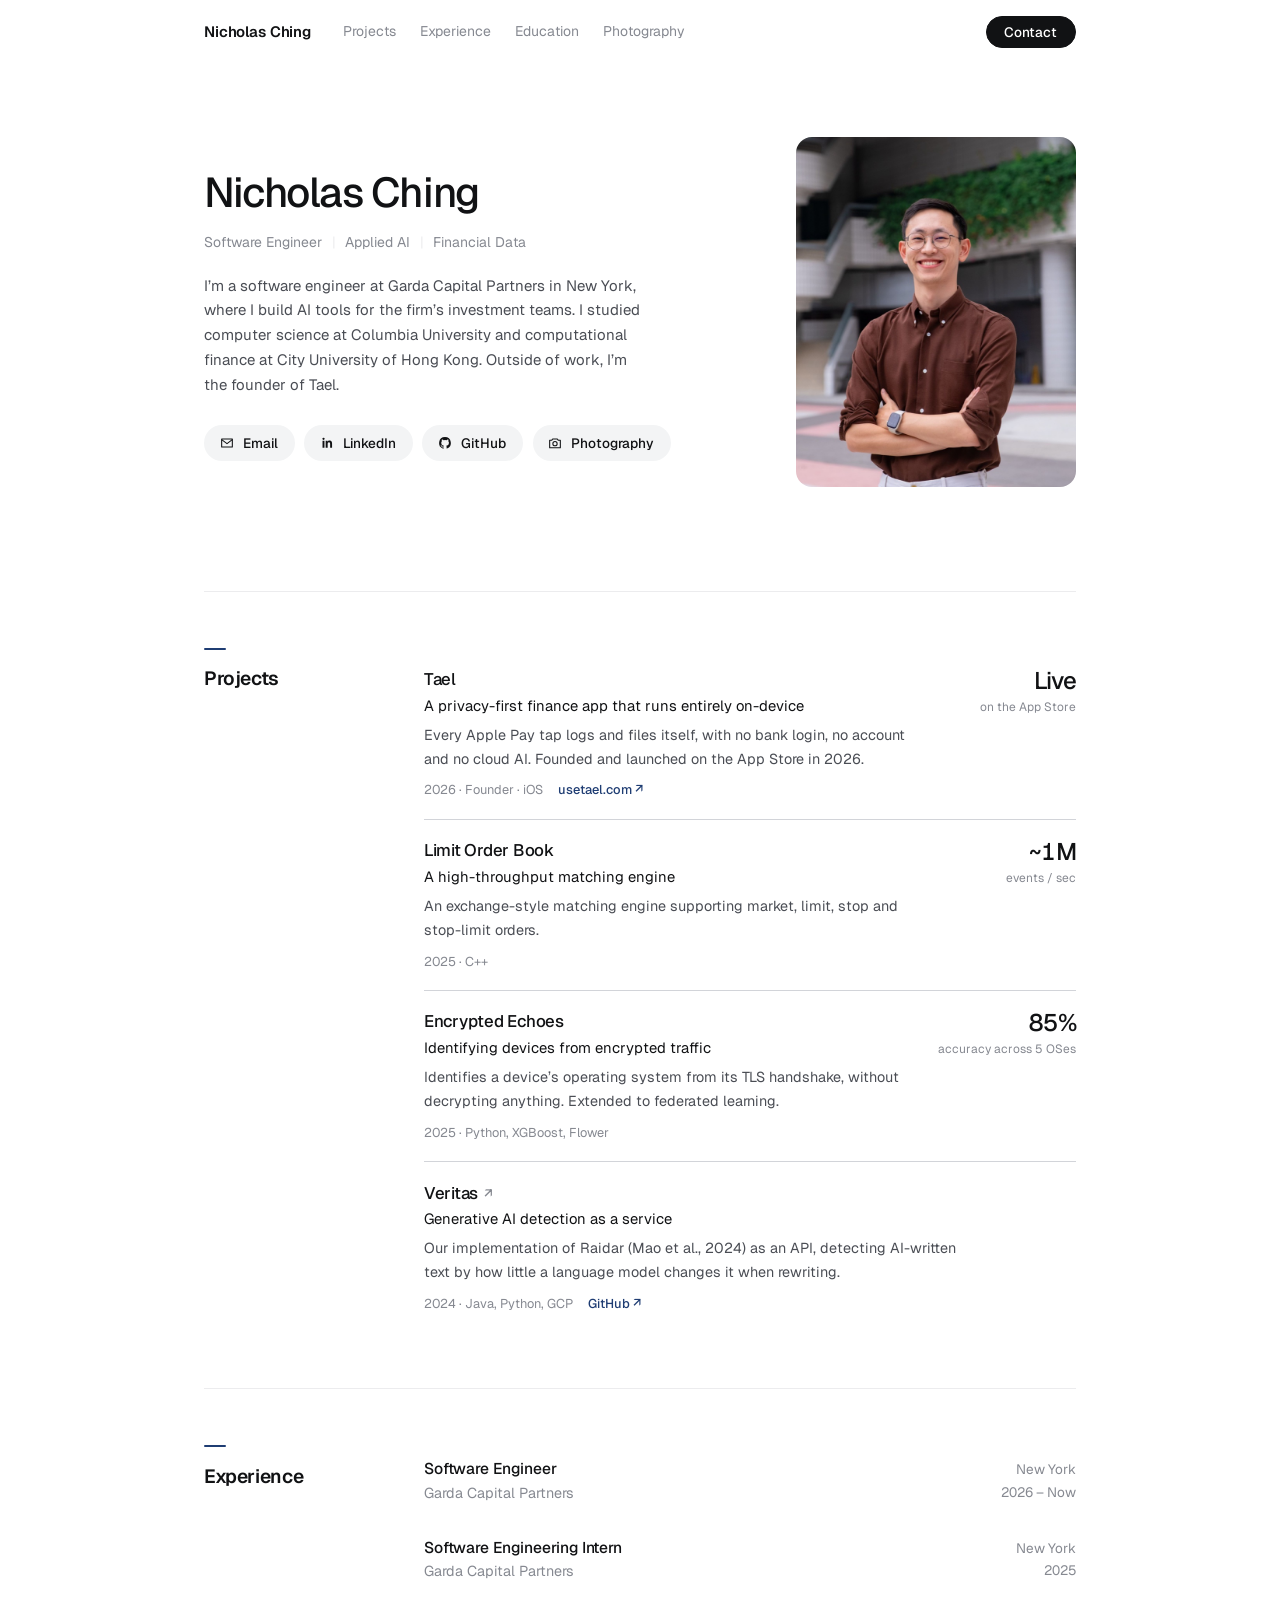
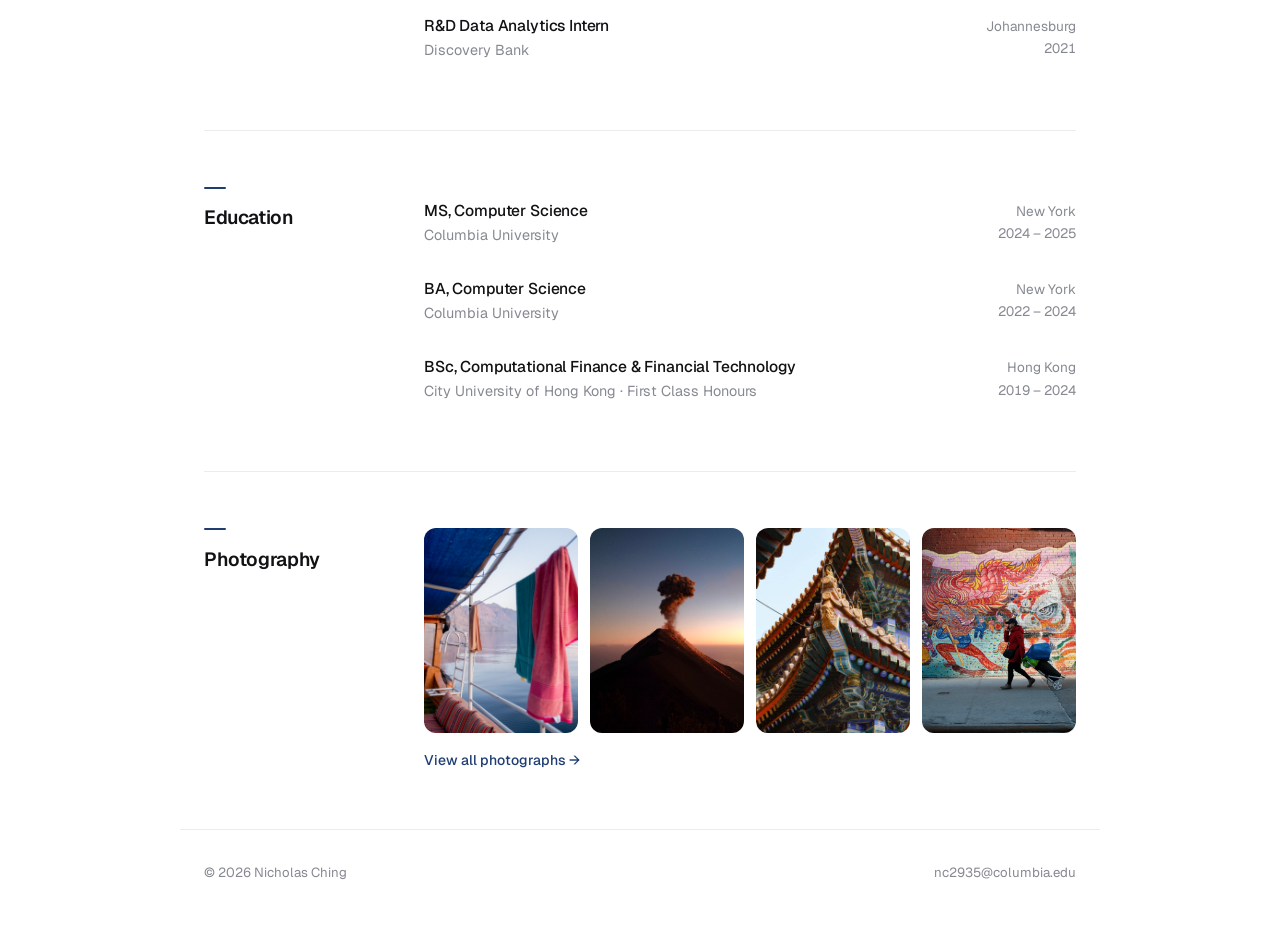
<file: index.html>
<!DOCTYPE html>
<html lang="en">
<head>
  <meta charset="UTF-8">
  <meta name="viewport" content="width=device-width, initial-scale=1.0, viewport-fit=cover">
  <title>Nicholas Ching</title>
  <meta name="description" content="Software engineer at Garda Capital Partners in New York, building AI tools for investment teams. Columbia CS; founder of Tael.">
  <link rel="canonical" href="https://nicholasching.dev/">
  <link rel="icon" href="/favicon.ico" sizes="any">
  <link rel="icon" href="/favicon.png" type="image/png">
  <link rel="apple-touch-icon" href="/apple-touch-icon.png">
  <link rel="manifest" href="/site.webmanifest">
  <meta name="theme-color" content="#ffffff">
  <meta property="og:type" content="website">
  <meta property="og:site_name" content="Nicholas Ching">
  <meta property="og:title" content="Nicholas Ching">
  <meta property="og:description" content="Software engineer at Garda Capital Partners in New York, building AI tools for investment teams. Columbia CS; founder of Tael.">
  <meta property="og:url" content="https://nicholasching.dev/">
  <meta property="og:image" content="https://nicholasching.dev/og-image.jpg">
  <meta property="og:image:width" content="1200">
  <meta property="og:image:height" content="630">
  <meta property="og:image:alt" content="Nicholas Ching, Software Engineer, Applied AI, Financial Data">
  <meta name="twitter:card" content="summary_large_image">
  <meta name="twitter:title" content="Nicholas Ching">
  <meta name="twitter:description" content="Software engineer at Garda Capital Partners in New York, building AI tools for investment teams. Columbia CS; founder of Tael.">
  <meta name="twitter:image" content="https://nicholasching.dev/og-image.jpg">
  <link rel="preconnect" href="https://fonts.googleapis.com">
  <link rel="preconnect" href="https://fonts.gstatic.com" crossorigin>
  <link href="https://fonts.googleapis.com/css2?family=Geist:wght@400;500;600&display=swap" rel="stylesheet">
  <link rel="stylesheet" href="styles.css?v=50">
  <script>document.documentElement.classList.add('js');</script>
</head>
<body>

  <header class="topbar">
    <div class="wrap topbar-inner">
      <a href="index.html" class="brand">Nicholas Ching</a>
      <nav>
        <a href="#projects">Projects</a>
        <a href="#experience">Experience</a>
        <a href="#education">Education</a>
        <a href="photography.html">Photography</a>
      </nav>
      <a class="pill pill-dark" href="mailto:nc2935@columbia.edu">Contact</a>
    </div>
  </header>

  <main class="wrap" id="top">

    <section class="hero">
      <div class="hero-text">
        <h1>Nicholas Ching</h1>
        <p class="tagline">Software Engineer <span>|</span> Applied AI <span>|</span> Financial Data</p>
        <p>I&rsquo;m a software engineer at Garda Capital Partners in New York, where I build AI tools for the firm&rsquo;s investment teams. I studied computer science at Columbia University and computational finance at City University of Hong Kong. Outside of work, I&rsquo;m the founder of Tael.</p>
        <div class="pills">
          <a class="pill link-btn" href="mailto:nc2935@columbia.edu"><svg viewBox="0 0 24 24" aria-hidden="true"><path d="M4 6h16v12H4z" fill="none" stroke="currentColor" stroke-width="1.6" stroke-linejoin="round"/><path d="m4 7 8 6 8-6" fill="none" stroke="currentColor" stroke-width="1.6" stroke-linejoin="round"/></svg><span>Email</span></a>
          <a class="pill link-btn" href="https://www.linkedin.com/in/nicholas-ching/" target="_blank" rel="noopener"><svg viewBox="0 0 24 24" aria-hidden="true"><path fill="currentColor" d="M5.3 8.6h2.9V19H5.3zM6.8 4a1.7 1.7 0 1 1 0 3.4 1.7 1.7 0 0 1 0-3.4zM10 8.6h2.8V10h.1c.4-.7 1.4-1.6 3-1.6 3.1 0 3.7 2 3.7 4.7V19h-2.9v-5.2c0-1.2 0-2.8-1.7-2.8s-2 1.3-2 2.7V19H10z"/></svg><span>LinkedIn</span></a>
          <a class="pill link-btn" href="https://github.com/nick-ching23/" target="_blank" rel="noopener"><svg viewBox="0 0 24 24" aria-hidden="true"><path fill="currentColor" d="M12 3a9 9 0 0 0-2.8 17.5c.4.1.6-.2.6-.4v-1.6c-2.5.6-3-1.1-3-1.1-.4-1-1-1.3-1-1.3-.8-.6.1-.6.1-.6.9.1 1.4 1 1.4 1 .8 1.4 2.1 1 2.6.7.1-.6.3-1 .6-1.2-2-.2-4.1-1-4.1-4.4 0-1 .3-1.8.9-2.4-.1-.2-.4-1.1.1-2.4 0 0 .8-.2 2.5.9a8.6 8.6 0 0 1 4.5 0c1.7-1.1 2.5-.9 2.5-.9.5 1.3.2 2.2.1 2.4.6.6.9 1.4.9 2.4 0 3.5-2.1 4.2-4.1 4.4.3.3.6.8.6 1.6v2.4c0 .2.2.5.6.4A9 9 0 0 0 12 3z"/></svg><span>GitHub</span></a>
          <a class="pill link-btn" href="photography.html"><svg viewBox="0 0 24 24" aria-hidden="true"><path d="M4 8h3l1.5-2h7L17 8h3v11H4z" fill="none" stroke="currentColor" stroke-width="1.6" stroke-linejoin="round"/><circle cx="12" cy="13" r="3.2" fill="none" stroke="currentColor" stroke-width="1.6"/></svg><span>Photography</span></a>
        </div>
      </div>
      <figure class="portrait">
        <img src="portrait.jpg" alt="Nicholas Ching" width="720" height="900">
      </figure>
    </section>

    <section class="sec reveal" id="projects">
      <div class="sec-label"><h2>Projects</h2></div>
      <div class="sec-body">
        <div class="items">
          <div class="item">
            <div class="item-main">
              <h4>Tael</h4>
              <p class="item-sub">A privacy-first finance app that runs entirely on-device</p>
              <p>Every Apple Pay tap logs and files itself, with no bank login, no account and no cloud AI. Founded and launched on the App Store in 2026.</p>
              <p class="item-meta">2026 &middot; Founder &middot; iOS <a class="item-link" href="https://usetael.com" target="_blank" rel="noopener">usetael.com</a></p>
            </div>
            <div class="item-stat"><strong>Live</strong><span>on the App Store</span></div>
          </div>
          <div class="item">
            <div class="item-main">
              <h4>Limit Order Book</h4>
              <p class="item-sub">A high-throughput matching engine</p>
              <p>An exchange-style matching engine supporting market, limit, stop and stop-limit orders.</p>
              <p class="item-meta">2025 &middot; C++</p>
            </div>
            <div class="item-stat"><strong>~1M</strong><span>events / sec</span></div>
          </div>
          <div class="item">
            <div class="item-main">
              <h4>Encrypted Echoes</h4>
              <p class="item-sub">Identifying devices from encrypted traffic</p>
              <p>Identifies a device&rsquo;s operating system from its TLS handshake, without decrypting anything. Extended to federated learning.</p>
              <p class="item-meta">2025 &middot; Python, XGBoost, Flower</p>
            </div>
            <div class="item-stat"><strong>85%</strong><span>accuracy across 5 OSes</span></div>
          </div>
          <a class="item" href="https://github.com/nick-ching23/pineapple" target="_blank" rel="noopener">
            <div class="item-main">
              <h4>Veritas</h4>
              <p class="item-sub">Generative AI detection as a service</p>
              <p>Our implementation of Raidar (Mao et al., 2024) as an API, detecting AI-written text by how little a language model changes it when rewriting.</p>
              <p class="item-meta">2024 &middot; Java, Python, GCP <span class="item-link">GitHub</span></p>
            </div>
          </a>
        </div>
      </div>
    </section>

    <section class="sec reveal" id="experience">
      <div class="sec-label"><h2>Experience</h2></div>
      <div class="sec-body">
        <ol class="timeline">
          <li>
            <div><h4>Software Engineer</h4><p>Garda Capital Partners</p></div>
            <div class="tl-right"><span class="tl-place">New York</span><span class="tl-date">2026 &ndash; Now</span></div>
          </li>
          <li>
            <div><h4>Software Engineering Intern</h4><p>Garda Capital Partners</p></div>
            <div class="tl-right"><span class="tl-place">New York</span><span class="tl-date">2025</span></div>
          </li>
          <li>
            <div><h4>R&amp;D Data Analytics Intern</h4><p>Discovery Bank</p></div>
            <div class="tl-right"><span class="tl-place">Johannesburg</span><span class="tl-date">2021</span></div>
          </li>
        </ol>
      </div>
    </section>

    <section class="sec reveal" id="education">
      <div class="sec-label"><h2>Education</h2></div>
      <div class="sec-body">
        <ol class="timeline">
          <li>
            <div><h4>MS, Computer Science</h4><p>Columbia University</p></div>
            <div class="tl-right"><span class="tl-place">New York</span><span class="tl-date">2024 &ndash; 2025</span></div>
          </li>
          <li>
            <div><h4>BA, Computer Science</h4><p>Columbia University</p></div>
            <div class="tl-right"><span class="tl-place">New York</span><span class="tl-date">2022 &ndash; 2024</span></div>
          </li>
          <li>
            <div><h4>BSc, Computational Finance &amp; Financial Technology</h4><p>City University of Hong Kong &middot; First Class Honours</p></div>
            <div class="tl-right"><span class="tl-place">Hong Kong</span><span class="tl-date">2019 &ndash; 2024</span></div>
          </li>
        </ol>
      </div>
    </section>

    <section class="sec reveal strip" id="photography">
      <div class="sec-label"><h2>Photography</h2></div>
      <div class="sec-body">
        <div class="strip-row">
          <a class="strip-item" href="photography.html"><img src="photos/01.jpg" alt="Towels drying on a boat deck above a calm bay" loading="lazy"></a>
          <a class="strip-item" href="photography.html"><img src="photos/04.jpg" alt="A volcano erupting at dusk" loading="lazy"></a>
          <a class="strip-item" href="photography.html"><img src="photos/06.jpg" alt="Painted eaves of a Chinese temple" loading="lazy"></a>
          <a class="strip-item" href="photography.html"><img src="photos/08.jpg" alt="A woman walking past a colourful mural" loading="lazy"></a>
        </div>
        <a class="strip-more" href="photography.html">View all photographs</a>
      </div>
    </section>

  </main>

  <footer class="wrap footer">
    <span>&copy; <span id="year"></span> Nicholas Ching</span>
    <a href="mailto:nc2935@columbia.edu">nc2935@columbia.edu</a>
  </footer>

  <script src="script.js?v=50"></script>
</body>
</html>
</file>
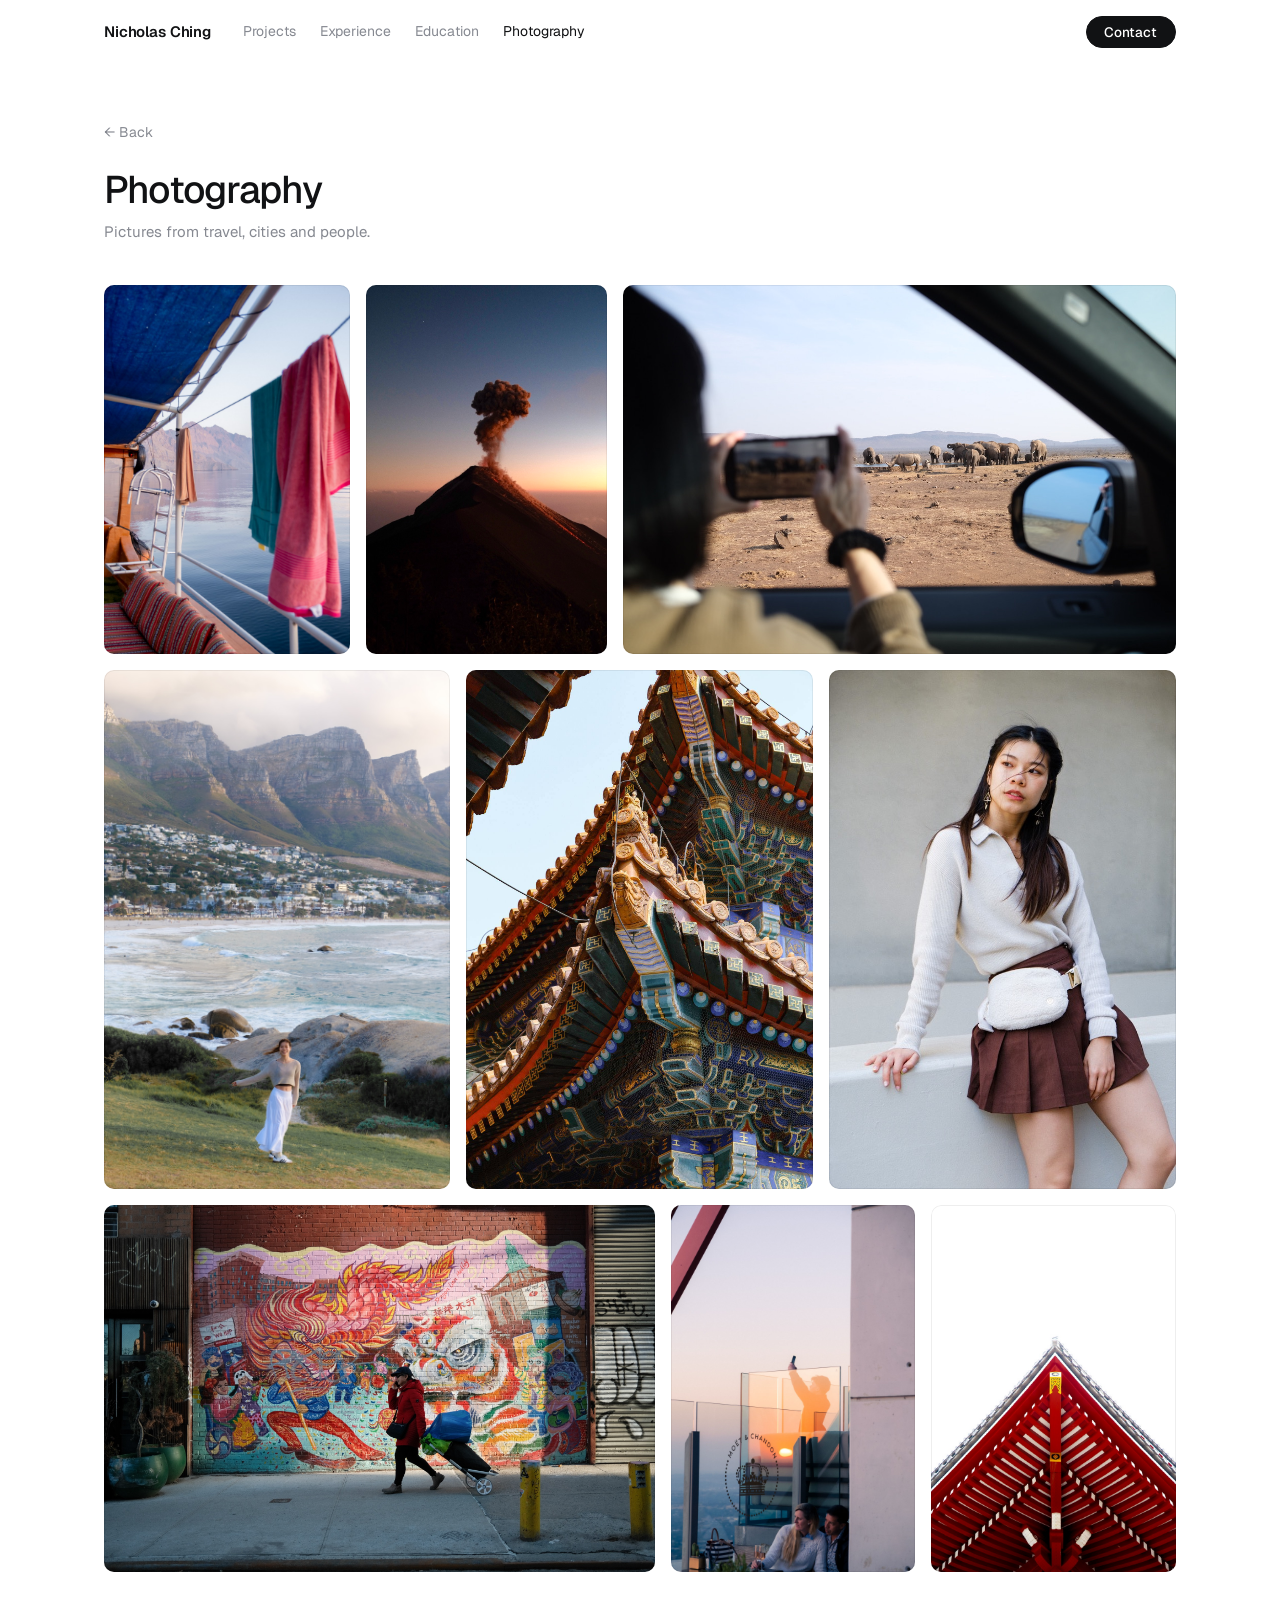
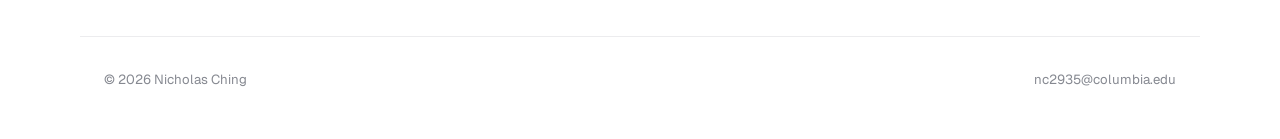
<file: photography.html>
<!DOCTYPE html>
<html lang="en">
<head>
  <meta charset="UTF-8">
  <meta name="viewport" content="width=device-width, initial-scale=1.0, viewport-fit=cover">
  <title>Photography &middot; Nicholas Ching</title>
  <meta name="description" content="Photographs by Nicholas Ching: travel, cities and people.">
  <link rel="canonical" href="https://nicholasching.dev/photography.html">
  <link rel="icon" href="/favicon.ico" sizes="any">
  <link rel="icon" href="/favicon.png" type="image/png">
  <link rel="apple-touch-icon" href="/apple-touch-icon.png">
  <link rel="manifest" href="/site.webmanifest">
  <meta name="theme-color" content="#ffffff">
  <meta property="og:type" content="website">
  <meta property="og:site_name" content="Nicholas Ching">
  <meta property="og:title" content="Photography · Nicholas Ching">
  <meta property="og:description" content="Photographs by Nicholas Ching: travel, cities and people.">
  <meta property="og:url" content="https://nicholasching.dev/photography.html">
  <meta property="og:image" content="https://nicholasching.dev/og-image.jpg">
  <meta property="og:image:width" content="1200">
  <meta property="og:image:height" content="630">
  <meta property="og:image:alt" content="Nicholas Ching, Software Engineer, Applied AI, Financial Data">
  <meta name="twitter:card" content="summary_large_image">
  <meta name="twitter:title" content="Photography · Nicholas Ching">
  <meta name="twitter:description" content="Photographs by Nicholas Ching: travel, cities and people.">
  <meta name="twitter:image" content="https://nicholasching.dev/og-image.jpg">
  <link rel="preconnect" href="https://fonts.googleapis.com">
  <link rel="preconnect" href="https://fonts.gstatic.com" crossorigin>
  <link href="https://fonts.googleapis.com/css2?family=Geist:wght@400;500;600&display=swap" rel="stylesheet">
  <link rel="stylesheet" href="photos.css?v=5">
</head>
<body>

  <header class="topbar">
    <div class="wrap topbar-inner">
      <a href="index.html" class="brand">Nicholas Ching</a>
      <nav>
        <a href="index.html#projects">Projects</a>
        <a href="index.html#experience">Experience</a>
        <a href="index.html#education">Education</a>
        <a href="photography.html" class="active">Photography</a>
      </nav>
      <a class="pill pill-dark" href="mailto:nc2935@columbia.edu">Contact</a>
    </div>
  </header>

  <main class="wrap">
    <section class="intro">
      <a class="back" href="index.html">&larr; Back</a>
      <h1>Photography</h1>
      <p>Pictures from travel, cities and people.</p>
    </section>

    <section class="gallery" aria-label="Photographs">
      <div class="row">
        <button class="shot" data-index="0" style="--ar: 0.6665"><img src="photos/01.jpg" alt="Towels drying on a boat deck above a calm bay with mountains behind" width="1333" height="2000" loading="lazy"></button>
        <button class="shot" data-index="1" style="--ar: 0.6530"><img src="photos/04.jpg" alt="A volcano erupting a plume of ash at dusk" width="717" height="1098" loading="lazy"></button>
        <button class="shot" data-index="2" style="--ar: 1.5000"><img src="photos/05.jpg?v=2" alt="Someone photographing a herd of elephants at a waterhole through a car window" width="1086" height="724" loading="lazy"></button>
      </div>
      <div class="row">
        <button class="shot" data-index="3" style="--ar: 0.6667"><img src="photos/02.jpg" alt="A woman in a white skirt on a grassy headland above the sea, with mountains and a town behind" width="724" height="1086" loading="lazy"></button>
        <button class="shot" data-index="4" style="--ar: 0.6665"><img src="photos/06.jpg" alt="Painted eaves and roof ornaments of a Chinese temple" width="1333" height="2000" loading="lazy"></button>
        <button class="shot" data-index="5" style="--ar: 0.6681"><img src="photos/07.jpg?v=2" alt="Portrait of a woman leaning on a concrete wall" width="628" height="940" loading="lazy"></button>
      </div>
      <div class="row">
        <button class="shot" data-index="6" style="--ar: 1.5000"><img src="photos/08.jpg" alt="A woman in a red coat walking past a colourful dragon and lion mural" width="2000" height="1333" loading="lazy"></button>
        <button class="shot" data-index="7" style="--ar: 0.6665"><img src="photos/03.jpg" alt="A silhouette taking a photo behind glass at a rooftop bar at sunset" width="1333" height="2000" loading="lazy"></button>
        <button class="shot" data-index="8" style="--ar: 0.6667"><img src="photos/09.jpg" alt="Red temple roof beams rising into a white sky" width="724" height="1086" loading="lazy"></button>
      </div>
    </section>
  </main>

  <footer class="wrap footer">
    <span>&copy; <span id="year"></span> Nicholas Ching</span>
    <a href="mailto:nc2935@columbia.edu">nc2935@columbia.edu</a>
  </footer>

  <dialog class="viewer" aria-label="Photo viewer">
    <img src="photos/01.jpg" alt="">
    <button class="viewer-btn viewer-close" aria-label="Close">&times;</button>
    <button class="viewer-btn viewer-prev" aria-label="Previous photo">&larr;</button>
    <button class="viewer-btn viewer-next" aria-label="Next photo">&rarr;</button>
    <p class="viewer-count"></p>
  </dialog>

  <script src="photos.js?v=3"></script>
</body>
</html>
</file>
<file: styles.css>
:root {
  --bg: #ffffff;
  --ink: #111214;
  --body: #4a4d54;
  --muted: #868991;
  --line: #ececee;
  --hover: #f5f5f6;
  --accent: #1f3d73;
  --font: 'Geist', -apple-system, 'Helvetica Neue', Arial, sans-serif;
}

*, *::before, *::after {
  box-sizing: border-box;
  margin: 0;
  padding: 0;
}

html {
  scroll-behavior: smooth;
}

body {
  background: var(--bg);
  color: var(--body);
  font-family: var(--font);
  font-size: 15px;
  line-height: 1.65;
  -webkit-font-smoothing: antialiased;
  text-rendering: optimizeLegibility;
}

a {
  color: var(--accent);
  text-decoration: none;
}

.wrap {
  max-width: 920px;
  margin: 0 auto;
  padding: 0 1.5rem;
}

/* Top bar */
.topbar {
  position: sticky;
  top: 0;
  z-index: 10;
  background: rgba(255, 255, 255, 0.85);
  backdrop-filter: saturate(180%) blur(12px);
  -webkit-backdrop-filter: saturate(180%) blur(12px);
  border-bottom: 1px solid transparent;
  transition: border-color 0.3s;
}

.topbar.scrolled {
  border-bottom-color: var(--line);
}

.topbar-inner {
  display: flex;
  align-items: center;
  gap: 2rem;
  height: 64px;
}

.brand {
  color: var(--ink);
  font-weight: 600;
  letter-spacing: -0.01em;
}

.topbar nav {
  display: flex;
  gap: 1.5rem;
  margin-right: auto;
}

.topbar nav a {
  position: relative;
  color: var(--muted);
  font-size: 0.875rem;
  transition: color 0.2s;
}

.topbar nav a::after {
  content: '';
  position: absolute;
  left: 0;
  right: 0;
  bottom: -4px;
  height: 1px;
  background: var(--ink);
  transform: scaleX(0);
  transform-origin: left;
  transition: transform 0.3s ease;
}

.topbar nav a:hover,
.topbar nav a.active {
  color: var(--ink);
}

.topbar nav a.active::after {
  transform: scaleX(1);
}

/* Pills */
.pill {
  display: inline-block;
  padding: 0.45rem 1.1rem;
  border: 1px solid var(--line);
  border-radius: 999px;
  color: var(--ink);
  font-size: 0.85rem;
  font-weight: 500;
  line-height: 1.2;
  transition: border-color 0.2s, background-color 0.2s, color 0.2s;
}

.pill:hover {
  border-color: var(--ink);
}

.pill-dark {
  background: var(--ink);
  border-color: var(--ink);
  color: #fff;
}

.pill-dark:hover {
  background: #33363c;
  border-color: #33363c;
}

.pills {
  display: flex;
  flex-wrap: wrap;
  gap: 0.6rem;
  margin-top: 1.75rem;
}

/* Hero */
.hero {
  display: grid;
  grid-template-columns: 1fr 280px;
  gap: 4rem;
  align-items: center;
  padding: 4.5rem 0 6rem;
}

h1 {
  color: var(--ink);
  font-size: 2.6rem;
  font-weight: 500;
  line-height: 1.1;
  letter-spacing: -0.035em;
}

.tagline {
  margin: 0.9rem 0 1.25rem;
  color: var(--muted);
  font-size: 0.875rem;
}

.tagline span {
  margin: 0 0.35rem;
  color: var(--line);
}

.hero-text > p:not(.tagline) {
  max-width: 44ch;
}

.portrait img {
  width: 100%;
  height: auto;
  aspect-ratio: 4 / 5;
  object-fit: cover;
  border-radius: 16px;
}

.portrait figcaption {
  margin-top: 0.5rem;
  color: var(--muted);
  font-size: 0.75rem;
}

/* Sections: label in a sticky left margin, content on the right */
.sec {
  display: grid;
  grid-template-columns: 180px 1fr;
  gap: 2.5rem;
  padding: 3.5rem 0;
  border-top: 1px solid var(--line);
  scroll-margin-top: 64px;
}

.sec-label h2 {
  position: sticky;
  top: 96px;
  color: var(--ink);
  font-size: 1.05rem;
  font-weight: 500;
  letter-spacing: -0.015em;
}

.group {
  margin: 2.5rem 0 0.5rem;
  color: var(--muted);
  font-size: 0.8rem;
  font-weight: 500;
}

.sec-body > .group:first-child {
  margin-top: 0.15rem;
}

/* Project items */
.items {
  display: flex;
  flex-direction: column;
  margin: 0 -1.25rem;
}

.item {
  position: relative;
  display: grid;
  grid-template-columns: 1fr auto;
  gap: 2rem;
  padding: 1.15rem 1.25rem;
  border-radius: 14px;
  color: var(--body);
  transition: background-color 0.25s ease;
}

.item h4 {
  display: inline;
  color: var(--ink);
  font-size: 1.05rem;
  font-weight: 500;
  letter-spacing: -0.015em;
  transition: color 0.25s ease;
}

a.item h4::after {
  content: '\2197';
  display: inline-block;
  margin-left: 0.35rem;
  color: var(--muted);
  font-size: 0.85rem;
  transition: transform 0.25s ease, color 0.25s ease;
}

@media (hover: hover) {
  a.item:hover {
    background: var(--hover);
  }

  a.item:hover h4 {
    color: var(--accent);
  }

  a.item:hover h4::after {
    color: var(--accent);
    transform: translate(2px, -2px);
  }
}

.item-sub {
  color: var(--ink);
  font-size: 0.925rem;
}

.item-main > p:not(.item-sub):not(.item-meta) {
  margin-top: 0.35rem;
  max-width: 56ch;
  font-size: 0.9rem;
}

.item-meta {
  margin-top: 0.5rem;
  color: var(--muted);
  font-size: 0.8rem;
}

.item-link {
  margin-left: 0.75rem;
  color: var(--accent);
  font-weight: 500;
}

.item-link::after {
  content: ' \2197';
}

a.item:hover .item-link {
  text-decoration: underline;
  text-underline-offset: 3px;
}

.item-stat {
  display: flex;
  flex-direction: column;
  align-items: flex-end;
  min-width: 7.5rem;
  padding-top: 0.1rem;
  text-align: right;
}

.item-stat strong {
  color: var(--ink);
  font-size: 1.5rem;
  font-weight: 500;
  line-height: 1.1;
  letter-spacing: -0.03em;
  font-variant-numeric: tabular-nums;
}

.item-stat span {
  margin-top: 0.3rem;
  color: var(--muted);
  font-size: 0.75rem;
  line-height: 1.35;
}

/* Timeline rows for experience and education */
.timeline {
  list-style: none;
}

.timeline li {
  display: grid;
  grid-template-columns: 1fr auto;
  gap: 1.5rem;
  align-items: baseline;
  padding: 0.7rem 0;
}

.timeline li + li {
  margin-top: 0.4rem;
}

.tl-right {
  display: flex;
  flex-direction: column;
  align-items: flex-end;
  text-align: right;
}

.tl-date,
.tl-place {
  color: var(--muted);
  font-size: 0.85rem;
  font-variant-numeric: tabular-nums;
  white-space: nowrap;
}

.timeline h4 {
  color: var(--ink);
  font-size: 0.975rem;
  font-weight: 500;
  letter-spacing: -0.01em;
}

.timeline p {
  color: var(--muted);
  font-size: 0.9rem;
}

/* Footer */
.footer {
  display: flex;
  justify-content: space-between;
  padding-top: 2rem;
  padding-bottom: 3rem;
  border-top: 1px solid var(--line);
  color: var(--muted);
  font-size: 0.825rem;
}

.footer a {
  color: var(--muted);
}

.footer a:hover {
  color: var(--ink);
}

/* Sections ease in once as they scroll into view; content stays visible without JS */
.js .reveal {
  opacity: 0;
  transform: translateY(14px);
  transition: opacity 0.7s ease, transform 0.7s ease;
}

.js .reveal.in {
  opacity: 1;
  transform: none;
}

@media (prefers-reduced-motion: reduce) {
  html {
    scroll-behavior: auto;
  }

  .js .reveal {
    opacity: 1;
    transform: none;
    transition: none;
  }
}

@media (max-width: 760px) {
  .wrap {
    padding: 0 1.25rem;
  }

  .topbar nav {
    display: none;
  }

  .topbar-inner {
    justify-content: space-between;
  }

  .hero {
    grid-template-columns: 1fr;
    gap: 2rem;
    padding: 2.5rem 0 3.5rem;
  }

  .portrait {
    order: -1;
    max-width: 220px;
  }

  h1 {
    font-size: 2.1rem;
  }

  .sec {
    grid-template-columns: 1fr;
    gap: 1.25rem;
    padding: 2.5rem 0;
  }

  .sec-label h2 {
    position: static;
    font-size: 1.25rem;
  }

  .items {
    margin: 0 -0.75rem;
  }

  .item {
    grid-template-columns: 1fr;
    gap: 0.75rem;
    padding: 1rem 0.75rem;
  }

  .item-stat {
    flex-direction: row;
    align-items: baseline;
    gap: 0.5rem;
    min-width: 0;
    text-align: left;
  }

  .item-stat strong {
    font-size: 1.2rem;
  }

  .footer {
    flex-direction: column;
    gap: 0.25rem;
  }
}

/* Phone layout: name and photo share the first row, figures sit inside their entry,
   and location/date collapse onto one line so nothing wraps into narrow columns */
@media (max-width: 760px) {
  body {
    font-size: 16px;
  }

  /* The intro already carries the name and every link, so the top bar would only repeat it */
  .topbar {
    display: none;
  }

  .hero {
    display: flex;
    flex-direction: column;
    align-items: stretch;
    gap: 0;
    padding: 2.5rem 0 3rem;
  }

  .hero-text {
    display: block;
  }

  .hero h1 {
    font-size: 2.1rem;
  }

  .tagline {
    margin: 0.5rem 0 0;
    font-size: 0.8rem;
  }

  .portrait {
    order: -1;
    width: 72px;
    max-width: none;
    margin-bottom: 1.25rem;
  }

  .portrait img {
    aspect-ratio: 1;
    border-radius: 50%;
    object-position: 50% 30%;
  }

  .portrait figcaption {
    display: none;
  }

  .hero-text > p:not(.tagline) {
    max-width: none;
    margin-top: 1.25rem;
    font-size: 1rem;
  }

  .pills {
    display: grid;
    grid-template-columns: 1fr 1fr;
    margin-top: 1.5rem;
  }

  .pills .pill {
    text-align: center;
  }

  .pills .pill {
    padding: 0.75rem 1.25rem;
    font-size: 0.9rem;
  }

  .sec {
    padding: 2.25rem 0;
  }

  .items {
    margin: 0;
  }

  .item {
    display: flex;
    flex-direction: column;
    gap: 0;
    padding: 1.25rem 0;
    border-radius: 0;
    border-top: 1px solid var(--line);
  }

  .item:first-child {
    border-top: 0;
    padding-top: 0.25rem;
  }

  .item-main {
    display: contents;
  }

  .item h4 {
    order: 1;
    display: block;
  }

  .item-sub {
    order: 2;
    color: var(--body);
    font-size: 0.9rem;
  }

  .item-main > p:not(.item-sub):not(.item-meta) {
    order: 3;
    margin-top: 0.5rem;
    font-size: 0.95rem;
  }

  .item-stat {
    order: 4;
    flex-direction: row;
    align-items: baseline;
    gap: 0.35rem;
    margin-top: 0.6rem;
    padding: 0;
    min-width: 0;
    text-align: left;
  }

  .item-stat strong {
    font-size: 0.9rem;
    font-weight: 600;
    letter-spacing: 0;
  }

  .item-stat span {
    margin-top: 0;
    font-size: 0.85rem;
  }

  .item-meta {
    order: 5;
    margin-top: 0.3rem;
    font-size: 0.85rem;
  }

  .timeline li {
    grid-template-columns: 1fr;
    gap: 0.15rem;
  }

  .tl-right {
    flex-direction: row;
    flex-wrap: wrap;
    align-items: baseline;
    text-align: left;
  }

  .tl-right .tl-place::after {
    content: '\00b7';
    margin: 0 0.4rem;
  }
}

/* Phone refinements: one primary action, two-line timeline entries, tighter rhythm */
@media (max-width: 760px) {
  /* Title and dates on one line, organisation and city on the next */
  .timeline li {
    display: grid;
    grid-template-columns: 1fr auto;
    column-gap: 1rem;
    row-gap: 0.1rem;
    align-items: baseline;
  }

  .timeline li > div,
  .timeline .tl-right {
    display: contents;
  }

  .timeline h4 {
    grid-column: 1;
    grid-row: 1;
  }

  .timeline li > div > p {
    grid-column: 1;
    grid-row: 2;
  }

  .timeline .tl-date {
    grid-column: 2;
    grid-row: 1;
    text-align: right;
  }

  .timeline .tl-right .tl-place {
    grid-column: 2;
    grid-row: 2;
    text-align: right;
  }

  .timeline .tl-right .tl-place::after {
    content: none !important;
  }
}

@media (max-width: 760px) {
  .sec {
    gap: 1rem;
    padding: 2rem 0;
  }

  .timeline li {
    padding: 0.55rem 0;
  }

  .timeline li + li {
    margin-top: 0.35rem;
  }
}

/* Phone footer: a clear close to the page with the email as the last action */
@media (max-width: 760px) {
  .footer {
    flex-direction: column-reverse;
    align-items: flex-start;
    gap: 0.6rem;
    margin-top: 1rem;
    padding-top: 2rem;
    padding-bottom: calc(2.5rem + env(safe-area-inset-bottom));
  }

  .footer a {
    color: var(--ink);
    font-size: 0.95rem;
    font-weight: 500;
  }
}

/* Link buttons with icons: soft filled chips, same on every screen size */
.link-btn {
  display: inline-flex;
  align-items: center;
  gap: 0.5rem;
  padding: 0.55rem 1rem 0.55rem 0.85rem;
  border: 1px solid transparent;
  background: #f3f4f5;
  transition: background-color 0.2s;
}

.link-btn svg {
  width: 16px;
  height: 16px;
  flex-shrink: 0;
}

.link-btn:hover {
  border-color: transparent;
  background: #e9eaec;
}

/* Photography strip on the home page */
.strip-head {
  display: flex;
  justify-content: space-between;
  align-items: baseline;
}

.strip-head a,
.strip-more {
  color: var(--accent);
  font-size: 0.875rem;
  font-weight: 500;
}

.strip-head a::after,
.strip-more::after {
  content: ' \2192';
}

.strip-more {
  display: inline-block;
  margin-top: 1rem;
}

.strip-row {
  display: grid;
  grid-template-columns: repeat(4, 1fr);
  gap: 0.75rem;
}

.strip-item {
  display: block;
  overflow: hidden;
  border-radius: 12px;
  background: #f3f4f5;
}

.strip-item img {
  display: block;
  width: 100%;
  height: auto;
  aspect-ratio: 3 / 4;
  object-fit: cover;
  transition: transform 0.6s ease;
}

@media (hover: hover) {
  .strip-item:hover img {
    transform: scale(1.04);
  }
}

@media (max-width: 760px) {
  /* Large portrait at the top of the phone layout */
  .portrait {
    width: 100%;
    margin-bottom: 1.75rem;
  }

  .portrait img {
    aspect-ratio: 4 / 5;
    border-radius: 20px;
    object-position: 50% 20%;
  }

  .pills {
    display: grid;
    grid-template-columns: 1fr 1fr;
    gap: 0.6rem;
  }

  .pills .link-btn {
    justify-content: center;
    padding: 0.85rem 1rem;
    border-radius: 14px;
    font-size: 0.925rem;
  }

  /* Swipeable row of photos, edge to edge */
  .strip-row {
    display: flex;
    gap: 0.6rem;
    margin: 0 -1.25rem;
    padding: 0 1.25rem;
    overflow-x: auto;
    scroll-snap-type: x mandatory;
    scroll-padding: 0 1.25rem;
    scrollbar-width: none;
  }

  .strip-row::-webkit-scrollbar {
    display: none;
  }

  .strip-item {
    flex: 0 0 62%;
    scroll-snap-align: start;
  }
}

/* Phone portrait: full width but a shorter head-and-shoulders crop, so it leads without filling the screen */
@media (max-width: 760px) {
  .portrait {
    width: 100%;
    max-width: none;
    margin-bottom: 1.5rem;
  }

  .portrait img {
    aspect-ratio: 5 / 4;
    object-position: 50% 40%;
    border-radius: 18px;
  }
}

/* Section headings: heavier, with a short accent rule so each section start is obvious */
.sec-label h2 {
  font-size: 1.2rem;
  font-weight: 600;
  letter-spacing: -0.02em;
}

.sec-label h2::before {
  content: '';
  display: block;
  width: 22px;
  height: 2px;
  margin-bottom: 0.85rem;
  border-radius: 2px;
  background: var(--accent);
}

@media (max-width: 760px) {
  /* Full-bleed grey band between sections on phones */
  .sec {
    border-top: 0;
    padding-top: 0;
  }

  .sec::before {
    content: '';
    display: block;
    height: 10px;
    margin: 0 -1.25rem 1.25rem;
    background: #f1f2f4;
  }

  .sec-label h2 {
    font-size: 1.45rem;
  }

  .hero {
    padding-bottom: 2.5rem;
  }

  .footer {
    flex-direction: column-reverse;
    border-top: 0;
    margin-top: 0;
    padding-top: 0;
  }

  .footer::before {
    content: '';
    display: block;
    order: 99;
    align-self: stretch;
    height: 10px;
    margin: 0 -1.25rem 1.5rem;
    background: #f1f2f4;
  }
}

a.item-link:hover {
  text-decoration: underline;
  text-underline-offset: 3px;
}

/* Darker dividers between projects; drawn inset so the hover panel keeps its rounded corners */
.items .item + .item::before {
  content: '';
  position: absolute;
  top: 0;
  left: 1.25rem;
  right: 1.25rem;
  height: 1px;
  background: #d2d4d9;
}

@media (max-width: 760px) {
  .item {
    border-top: 0;
  }

  .items .item + .item::before {
    left: 0;
    right: 0;
  }
}

/* Phones: open the photo strip with the strongest shots */
@media (max-width: 760px) {
  .strip-item:has(img[src*="photos/04"]) { order: 1; }
  .strip-item:has(img[src*="photos/08"]) { order: 2; }
  .strip-item:has(img[src*="photos/06"]) { order: 3; }
  .strip-item:has(img[src*="photos/01"]) { order: 4; }
}
</file>
<file: photos.css>
:root {
  --bg: #ffffff;
  --ink: #111214;
  --body: #4a4d54;
  --muted: #868991;
  --line: #ececee;
  --accent: #1f3d73;
  --font: 'Geist', -apple-system, 'Helvetica Neue', Arial, sans-serif;
}

*, *::before, *::after {
  box-sizing: border-box;
  margin: 0;
  padding: 0;
}

body {
  background: var(--bg);
  color: var(--body);
  font-family: var(--font);
  font-size: 15px;
  line-height: 1.65;
  -webkit-font-smoothing: antialiased;
}

a {
  color: var(--accent);
  text-decoration: none;
}

.wrap {
  max-width: 1120px;
  margin: 0 auto;
  padding: 0 1.5rem;
}

/* Top bar (matches the home page) */
.topbar {
  position: sticky;
  top: 0;
  z-index: 10;
  background: rgba(255, 255, 255, 0.85);
  backdrop-filter: saturate(180%) blur(12px);
  -webkit-backdrop-filter: saturate(180%) blur(12px);
}

.topbar-inner {
  display: flex;
  align-items: center;
  gap: 2rem;
  height: 64px;
}

.brand {
  color: var(--ink);
  font-weight: 600;
  letter-spacing: -0.01em;
}

.topbar nav {
  display: flex;
  gap: 1.5rem;
  margin-right: auto;
}

.topbar nav a {
  color: var(--muted);
  font-size: 0.875rem;
  transition: color 0.2s;
}

.topbar nav a:hover,
.topbar nav a.active {
  color: var(--ink);
}

.pill {
  display: inline-block;
  padding: 0.45rem 1.1rem;
  border: 1px solid var(--line);
  border-radius: 999px;
  color: var(--ink);
  font-size: 0.85rem;
  font-weight: 500;
  line-height: 1.2;
}

.pill-dark {
  background: var(--ink);
  border-color: var(--ink);
  color: #fff;
}

/* Intro */
.intro {
  padding: 3.5rem 0 2.5rem;
}

.back {
  display: inline-block;
  margin-bottom: 1.5rem;
  color: var(--muted);
  font-size: 0.875rem;
  transition: color 0.2s;
}

.back:hover {
  color: var(--ink);
}

.intro h1 {
  color: var(--ink);
  font-size: 2.4rem;
  font-weight: 500;
  line-height: 1.1;
  letter-spacing: -0.035em;
}

.intro p {
  margin-top: 0.6rem;
  color: var(--muted);
}

/* Justified rows: each photo grows in proportion to its aspect ratio,
   so every photo in a row shares one height and the row fills the width exactly */
.gallery {
  display: flex;
  flex-direction: column;
  gap: 1rem;
  padding-bottom: 4rem;
}

.row {
  display: flex;
  gap: 1rem;
}

.shot {
  flex: var(--ar) 1 0%;
  display: block;
  min-width: 0;
  padding: 0;
  border: 0;
  border-radius: 10px;
  overflow: hidden;
  background: #f3f3f4;
  cursor: zoom-in;
}

.shot {
  position: relative;
}

/* Hairline edge so photos with white skies keep a defined frame on the white page */
.shot::after {
  content: '';
  position: absolute;
  inset: 0;
  border-radius: inherit;
  box-shadow: inset 0 0 0 1px rgba(17, 18, 20, 0.07);
  pointer-events: none;
}

.shot img {
  display: block;
  width: 100%;
  height: auto;
  transition: transform 0.6s ease;
}

@media (hover: hover) {
  .shot:hover img {
    transform: scale(1.02);
  }
}

.shot:focus-visible {
  outline: 2px solid var(--accent);
  outline-offset: 3px;
}

/* Footer */
.footer {
  display: flex;
  justify-content: space-between;
  padding-top: 2rem;
  padding-bottom: 3rem;
  border-top: 1px solid var(--line);
  color: var(--muted);
  font-size: 0.825rem;
}

.footer a {
  color: var(--muted);
}

/* Full-screen viewer */
.viewer {
  width: 100vw;
  height: 100vh;
  max-width: none;
  max-height: none;
  margin: 0;
  padding: 0;
  border: 0;
  background: rgba(10, 10, 12, 0.96);
}

.viewer[open] {
  display: flex;
  align-items: center;
  justify-content: center;
}

.viewer::backdrop {
  background: rgba(10, 10, 12, 0.96);
}

.viewer img {
  max-width: calc(100vw - 8rem);
  max-height: calc(100vh - 6rem);
  object-fit: contain;
  border-radius: 4px;
}

.viewer-btn {
  position: absolute;
  display: grid;
  place-items: center;
  width: 44px;
  height: 44px;
  border: 0;
  border-radius: 50%;
  background: rgba(255, 255, 255, 0.1);
  color: #fff;
  font-family: var(--font);
  font-size: 1.2rem;
  cursor: pointer;
  transition: background-color 0.2s;
}

.viewer-btn:hover {
  background: rgba(255, 255, 255, 0.2);
}

.viewer-close {
  top: 1.25rem;
  right: 1.25rem;
  font-size: 1.5rem;
}

.viewer-prev {
  left: 1.25rem;
  top: 50%;
  margin-top: -22px;
}

.viewer-next {
  right: 1.25rem;
  top: 50%;
  margin-top: -22px;
}

.viewer-count {
  position: absolute;
  bottom: 1.25rem;
  left: 0;
  right: 0;
  color: rgba(255, 255, 255, 0.6);
  font-size: 0.8rem;
  text-align: center;
  font-variant-numeric: tabular-nums;
}

@media (max-width: 760px) {
  body {
    font-size: 16px;
  }

  .wrap {
    padding: 0 1.25rem;
  }

  .topbar nav {
    display: none;
  }

  .topbar-inner {
    justify-content: space-between;
  }

  .intro {
    padding: 2rem 0 1.5rem;
  }

  .intro h1 {
    font-size: 2rem;
  }

  /* Phones: drop the rows and show one full-width photo at a time */
  .gallery {
    gap: 0.75rem;
  }

  .row {
    display: contents;
  }

  .shot {
    width: 100%;
    border-radius: 8px;
  }

  .viewer img {
    max-width: 100vw;
    max-height: calc(100vh - 8rem);
    border-radius: 0;
  }

  .viewer-prev,
  .viewer-next {
    top: auto;
    bottom: 1rem;
    margin-top: 0;
  }

  .viewer-count {
    bottom: 1.9rem;
  }

  .footer {
    flex-direction: column;
    gap: 0.25rem;
  }
}

@media (prefers-reduced-motion: reduce) {
  .shot img {
    transition: none;
  }
}

/* Phone footer: a clear close to the page with the email as the last action */
@media (max-width: 760px) {
  .footer {
    flex-direction: column-reverse;
    align-items: flex-start;
    gap: 0.6rem;
    margin-top: 1rem;
    padding-top: 2rem;
    padding-bottom: calc(2.5rem + env(safe-area-inset-bottom));
  }

  .footer a {
    color: var(--ink);
    font-size: 0.95rem;
    font-weight: 500;
  }
}

/* Phones: lead with the strongest shots (desktop keeps the balanced row layout) */
@media (max-width: 760px) {
  .shot:has(img[src*="photos/04"]) { order: 1; }
  .shot:has(img[src*="photos/08"]) { order: 2; }
  .shot:has(img[src*="photos/05"]) { order: 3; }
  .shot:has(img[src*="photos/06"]) { order: 4; }
  .shot:has(img[src*="photos/02"]) { order: 5; }
  .shot:has(img[src*="photos/07"]) { order: 6; }
  .shot:has(img[src*="photos/03"]) { order: 7; }
  .shot:has(img[src*="photos/09"]) { order: 8; }
  .shot:has(img[src*="photos/01"]) { order: 9; }
}
</file>
